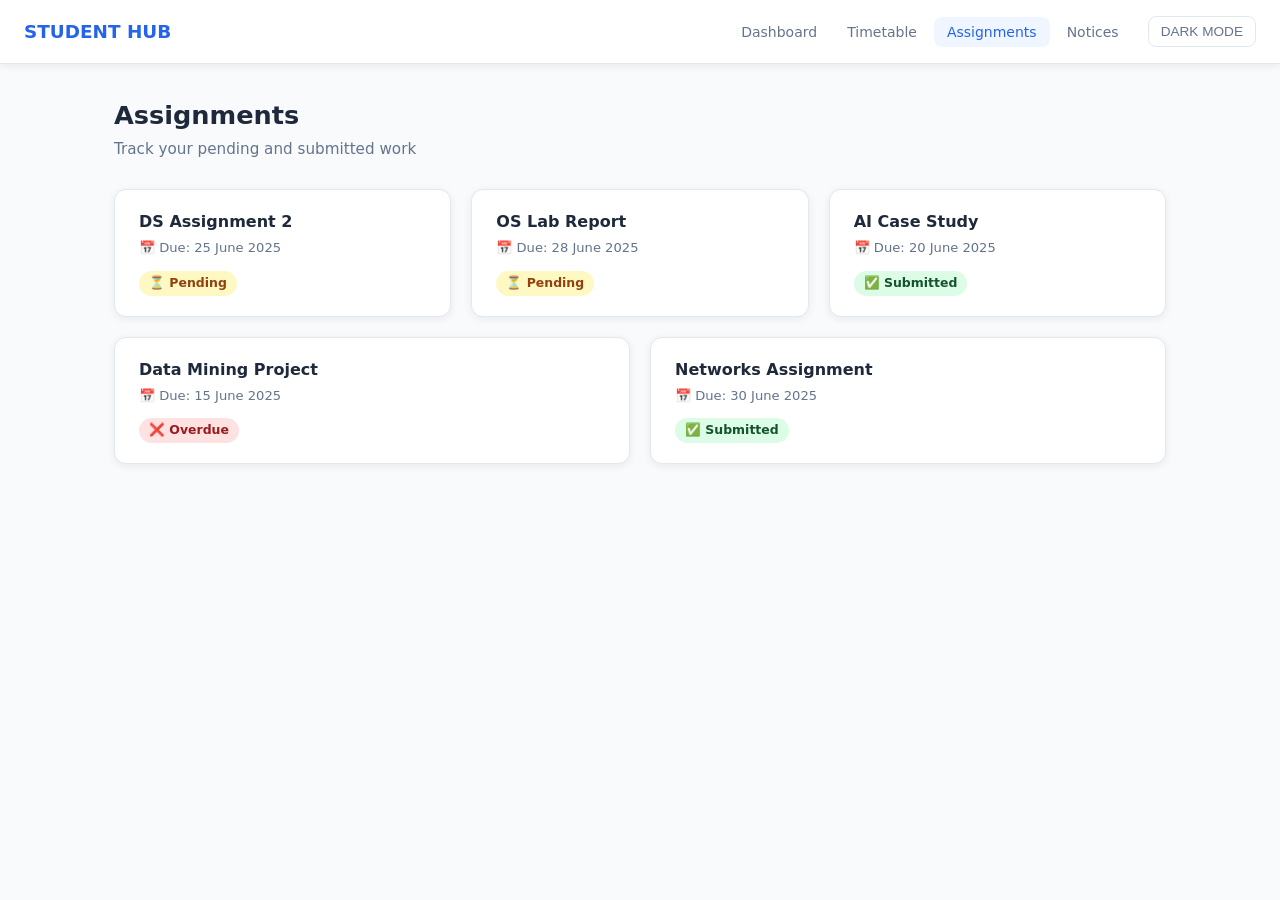
<file: assignments.html>
<!DOCTYPE html>
<html lang="en">
<head>
  <meta charset="UTF-8" />
  <meta name="viewport" content="width=device-width, initial-scale=1.0" />
  <title>Assignments – Student Portal</title>
  <link rel="stylesheet" href="styles.css" />
</head>
<body>
  <nav class="navbar">
        <span class="nav-brand">STUDENT HUB</span>
        <ul class="nav-link" id="navLinks">
            <li><a href="index.html">Dashboard</a></li>
            <li><a href="timetable.html">Timetable</a></li>
            <li><a href="assignments.html">Assignments</a></li>
            <li><a href="notices.html">Notices</a></li>
        </ul>
        <button class="dark-toggle" id="darkToggle" onclick="toggleDark()">DARK MODE</button>
        <button class="nav-toggle" id="navToggle" aria-label="Menu">
            <span></span><span></span>
        </button>
    </nav>

  <main class="page">
    <div class="page-header">
      <h1>Assignments</h1>
      <p>Track your pending and submitted work</p>
    </div>

    <div class="cards">

      <div class="card assignment-card">
        <h3>DS Assignment 2</h3>
        <p class="due">📅 Due: 25 June 2025</p>
        <span class="badge badge-pending">⏳ Pending</span>
      </div>

      <div class="card assignment-card">
        <h3>OS Lab Report</h3>
        <p class="due">📅 Due: 28 June 2025</p>
        <span class="badge badge-pending">⏳ Pending</span>
      </div>

      <div class="card assignment-card">
        <h3>AI Case Study</h3>
        <p class="due">📅 Due: 20 June 2025</p>
        <span class="badge badge-submitted">✅ Submitted</span>
      </div>

      <div class="card assignment-card">
        <h3>Data Mining Project</h3>
        <p class="due">📅 Due: 15 June 2025</p>
        <span class="badge badge-overdue">❌ Overdue</span>
      </div>

      <div class="card assignment-card">
        <h3>Networks Assignment</h3>
        <p class="due">📅 Due: 30 June 2025</p>
        <span class="badge badge-submitted">✅ Submitted</span>
      </div>

    </div>
  </main>

  <script src="script.js"></script>
</body>
</html>
</file>
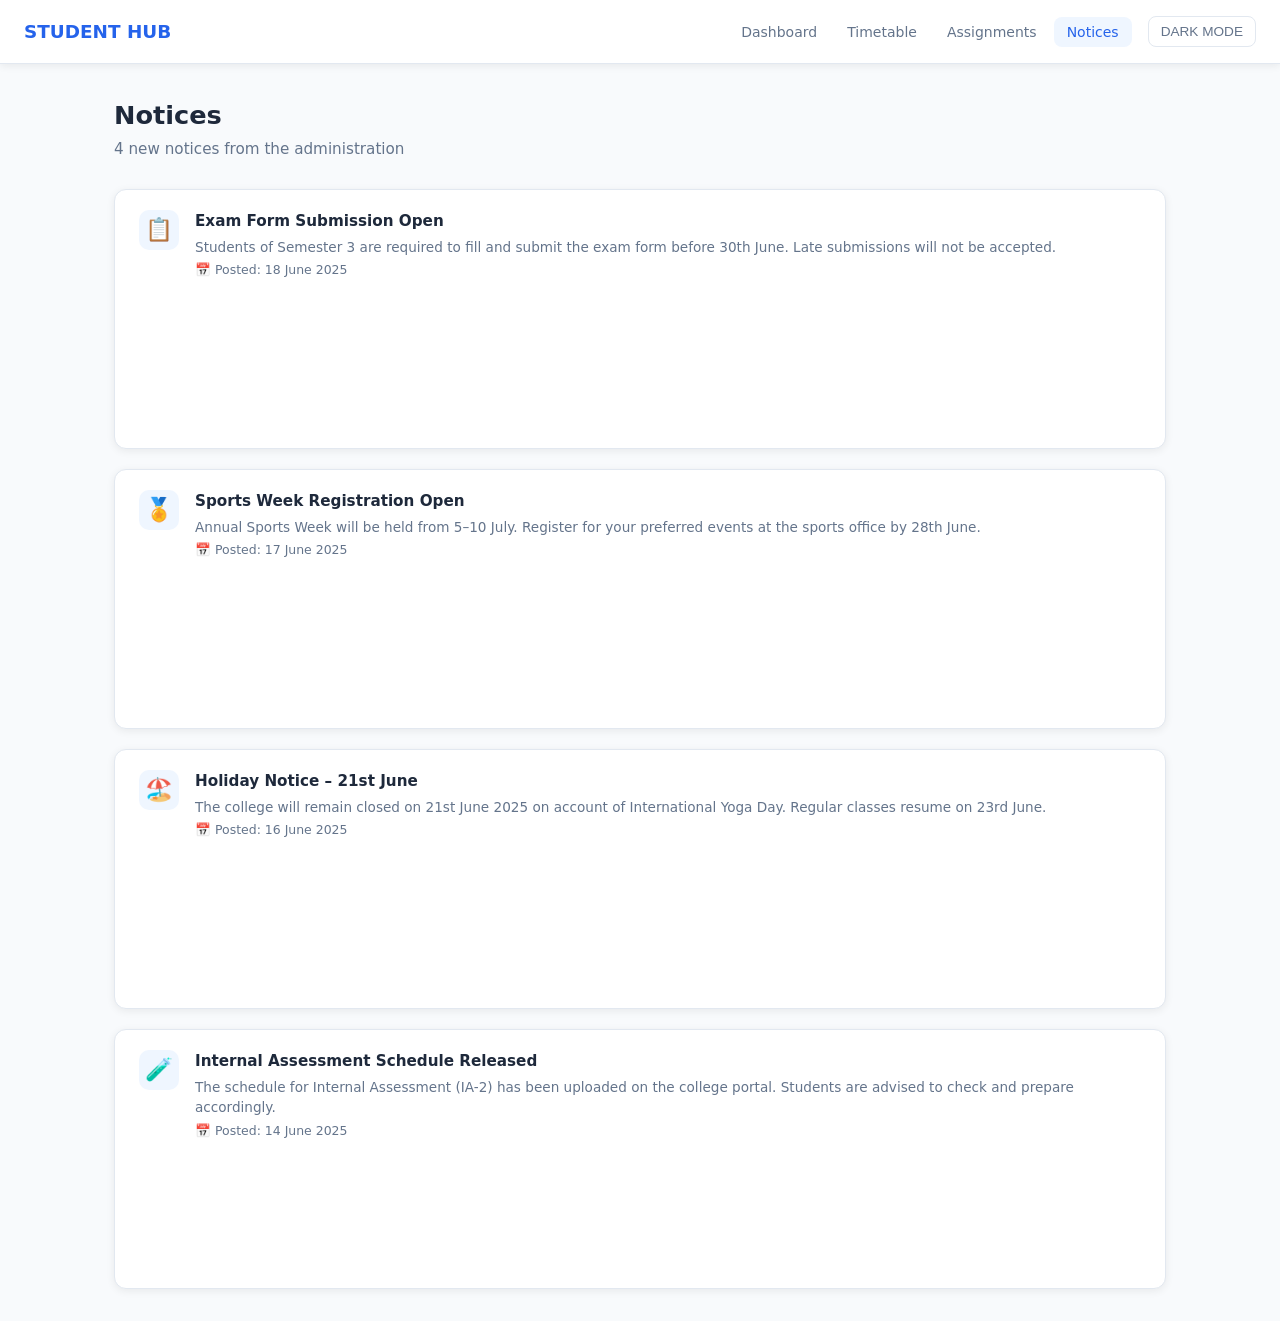
<file: notices.html>
<!DOCTYPE html>
<html lang="en">
<head>
  <meta charset="UTF-8" />
  <meta name="viewport" content="width=device-width, initial-scale=1.0" />
  <title>Notices – Student Portal</title>
  <link rel="stylesheet" href="styles.css" />
</head>
<body>

  <nav class="navbar">
        <span class="nav-brand">STUDENT HUB</span>
        <ul class="nav-link" id="navLinks">
            <li><a href="index.html">Dashboard</a></li>
            <li><a href="timetable.html">Timetable</a></li>
            <li><a href="assignments.html">Assignments</a></li>
            <li><a href="notices.html">Notices</a></li>
        </ul>
        <button class="dark-toggle" id="darkToggle" onclick="toggleDark()">DARK MODE</button>
        <button class="nav-toggle" id="navToggle" aria-label="Menu">
            <span></span><span></span>
        </button>
    </nav>

  <main class="page">
    <div class="page-header">
      <h1>Notices</h1>
      <p>4 new notices from the administration</p>
    </div>

    <div class="cards" style="flex-direction: column;">

      <div class="card notice-card">
        <div class="notice-icon">📋</div>
        <div class="notice-body">
          <h3>Exam Form Submission Open</h3>
          <p>Students of Semester 3 are required to fill and submit the exam form before 30th June. Late submissions will not be accepted.</p>
          <span class="date">📅 Posted: 18 June 2025</span>
        </div>
      </div>

      <div class="card notice-card">
        <div class="notice-icon">🏅</div>
        <div class="notice-body">
          <h3>Sports Week Registration Open</h3>
          <p>Annual Sports Week will be held from 5–10 July. Register for your preferred events at the sports office by 28th June.</p>
          <span class="date">📅 Posted: 17 June 2025</span>
        </div>
      </div>

      <div class="card notice-card">
        <div class="notice-icon">🏖️</div>
        <div class="notice-body">
          <h3>Holiday Notice – 21st June</h3>
          <p>The college will remain closed on 21st June 2025 on account of International Yoga Day. Regular classes resume on 23rd June.</p>
          <span class="date">📅 Posted: 16 June 2025</span>
        </div>
      </div>

      <div class="card notice-card">
        <div class="notice-icon">🧪</div>
        <div class="notice-body">
          <h3>Internal Assessment Schedule Released</h3>
          <p>The schedule for Internal Assessment (IA-2) has been uploaded on the college portal. Students are advised to check and prepare accordingly.</p>
          <span class="date">📅 Posted: 14 June 2025</span>
        </div>
      </div>

    </div>
  </main>

  <script src="script.js"></script>
</body>
</html>
</file>
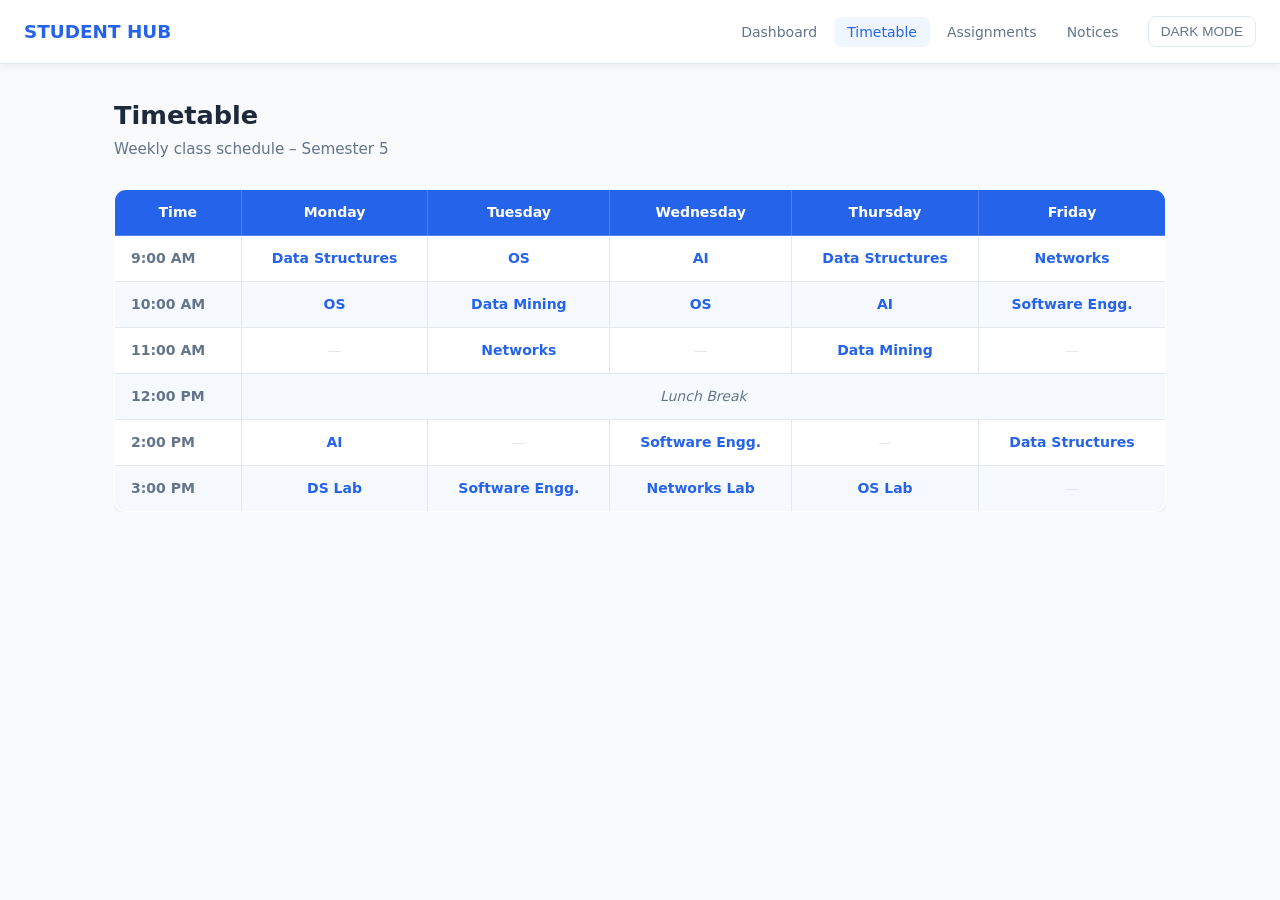
<file: timetable.html>
<!DOCTYPE html>
<html lang="en">
<head>
  <meta charset="UTF-8" />
  <meta name="viewport" content="width=device-width, initial-scale=1.0" />
  <title>Timetable – Student Portal</title>
  <link rel="stylesheet" href="styles.css" />
</head>
<body>

  <nav class="navbar">
        <span class="nav-brand">STUDENT HUB</span>
        <ul class="nav-link" id="navLinks">
            <li><a href="index.html">Dashboard</a></li>
            <li><a href="timetable.html">Timetable</a></li>
            <li><a href="assignments.html">Assignments</a></li>
            <li><a href="notices.html">Notices</a></li>
        </ul>
        <button class="dark-toggle" id="darkToggle" onclick="toggleDark()">DARK MODE</button>
        <button class="nav-toggle" id="navToggle" aria-label="Menu">
            <span></span><span></span>
        </button>
    </nav>

  <main class="page">
    <div class="page-header">
      <h1>Timetable</h1>
      <p>Weekly class schedule – Semester 5</p>
    </div>

    <div class="timetable-wrapper">
      <table>
        <thead>
          <tr>
            <th>Time</th>
            <th>Monday</th>
            <th>Tuesday</th>
            <th>Wednesday</th>
            <th>Thursday</th>
            <th>Friday</th>
          </tr>
        </thead>
        <tbody>
          <tr>
            <td>9:00 AM</td>
            <td class="cell-subject">Data Structures</td>
            <td class="cell-subject">OS</td>
            <td class="cell-subject">AI</td>
            <td class="cell-subject">Data Structures</td>
            <td class="cell-subject">Networks</td>
          </tr>
          <tr>
            <td>10:00 AM</td>
            <td class="cell-subject">OS</td>
            <td class="cell-subject">Data Mining</td>
            <td class="cell-subject">OS</td>
            <td class="cell-subject">AI</td>
            <td class="cell-subject">Software Engg.</td>
          </tr>
          <tr>
            <td>11:00 AM</td>
            <td class="cell-empty">—</td>
            <td class="cell-subject">Networks</td>
            <td class="cell-empty">—</td>
            <td class="cell-subject">Data Mining</td>
            <td class="cell-empty">—</td>
          </tr>
          <tr>
            <td>12:00 PM</td>
            <td colspan="5" style="text-align:center; color: var(--text-muted); font-style: italic;">Lunch Break</td>
          </tr>
          <tr>
            <td>2:00 PM</td>
            <td class="cell-subject">AI</td>
            <td class="cell-empty">—</td>
            <td class="cell-subject">Software Engg.</td>
            <td class="cell-empty">—</td>
            <td class="cell-subject">Data Structures</td>
          </tr>
          <tr>
            <td>3:00 PM</td>
            <td class="cell-subject">DS Lab</td>
            <td class="cell-subject">Software Engg.</td>
            <td class="cell-subject">Networks Lab</td>
            <td class="cell-subject">OS Lab</td>
            <td class="cell-empty">—</td>
          </tr>
        </tbody>
      </table>
    </div>
  </main>

  <script src="script.js"></script>
</body>
</html>
</file>
<file: styles.css>
/* CSS Variables */
:root {
  --primary:      #2563EB;
  --primary-dark: #1D4ED8;
  --bg:           #F8FAFC;
  --card:         #FFFFFF;
  --text:         #1E293B;
  --text-muted:   #64748B;
  --border:       #E2E8F0;
  --success:      #16A34A;
  --warning:      #D97706;
  --danger:       #DC2626;
  --radius:       12px;
  --shadow:       0 2px 8px rgba(0,0,0,0.07);
  --nav-height:   64px;
  --transition:   0.25s ease;
}

/* Dark Mode */
body.dark {
  --bg:         #0F172A;
  --card:       #1E293B;
  --text:       #F1F5F9;
  --text-muted: #94A3B8;
  --border:     #334155;
  --shadow:     0 2px 8px rgba(0,0,0,0.3);
}

/* Reset & Base */
*, *::before, *::after { box-sizing: border-box; margin: 0; padding: 0; }

body {
  font-family: 'Segoe UI', system-ui, -apple-system, sans-serif;
  background: var(--bg);
  color: var(--text);
  transition: background var(--transition), color var(--transition);
  min-height: 100vh;
  overflow-x: hidden;
  line-height: 1.5;
}

a { text-decoration: none; color: inherit; }
ul { list-style: none; }
img { max-width: 100%; display: block; }

/* Navbar */
.navbar {
  position: sticky;
  top: 0;
  z-index: 100;
  background: var(--card);
  border-bottom: 1px solid var(--border);
  box-shadow: var(--shadow);
  height: var(--nav-height);
  display: flex;
  align-items: center;
  padding: 0 24px;
  gap: 16px;
  transition: background var(--transition), border-color var(--transition);
  flex-wrap: wrap;
}

.nav-brand {
  font-size: 1.15rem;
  font-weight: 700;
  color: var(--primary);
  flex-shrink: 0;
  margin-right: auto;
}

.nav-link, .nav-links {
  display: flex;
  gap: 4px;
  align-items: center;
  margin-left: auto;
}

.nav-link a, .nav-links a {
  padding: 7px 13px;
  border-radius: 8px;
  font-size: 0.875rem;
  font-weight: 500;
  color: var(--text-muted);
  transition: background var(--transition), color var(--transition);
}

.nav-link a:hover,
.nav-link a.active,
.nav-links a:hover,
.nav-links a.active {
  background: #EFF6FF;
  color: var(--primary);
}

body.dark .nav-link a:hover,
body.dark .nav-link a.active,
body.dark .nav-links a:hover,
body.dark .nav-links a.active {
  background: #1E3A5F;
  color: #60A5FA;
}

/* Hamburger (mobile) */
.nav-toggle {
  display: none;
  background: none;
  border: none;
  cursor: pointer;
  padding: 6px;
  flex-direction: column;
  gap: 5px;
}
.nav-toggle span {
  display: block;
  width: 22px;
  height: 2px;
  background: var(--text);
  border-radius: 2px;
  transition: background var(--transition);
}

/* Dark Mode Button */
.dark-toggle {
  background: none;
  border: 1px solid var(--border);
  border-radius: 8px;
  padding: 7px 12px;
  cursor: pointer;
  font-size: 0.85rem;
  color: var(--text-muted);
  transition: all var(--transition);
  white-space: nowrap;
  flex-shrink: 0;
}
.dark-toggle:hover { border-color: var(--primary); color: var(--primary); }

/* Page Layout */
.page { padding: 32px 24px; max-width: 1100px; margin: 0 auto; }

.page-header { margin-bottom: 28px; }
.page-header h1 { font-size: 1.6rem; font-weight: 700; }
.page-header p  { color: var(--text-muted); margin-top: 4px; font-size: 0.95rem; }

/* Cards Grid */
.cards {
  display: flex;
  flex-wrap: wrap;
  gap: 20px;
  align-items: stretch;
}

.cards > .card {
  flex: 1 1 260px;
}

.card {
  background: var(--card);
  border: 1px solid var(--border);
  border-radius: var(--radius);
  padding: 20px 24px;
  box-shadow: var(--shadow);
  transition: background var(--transition), border-color var(--transition), box-shadow var(--transition);
}

.card:hover { box-shadow: 0 4px 18px rgba(0,0,0,0.1); }

/* Stat Cards (Dashboard) */
.stat-cards { display: flex; flex-wrap: wrap; gap: 20px; margin-bottom: 28px; }
.stat-card {
  flex: 1 1 180px;
  background: var(--card);
  border: 1px solid var(--border);
  border-radius: var(--radius);
  padding: 20px;
  box-shadow: var(--shadow);
  display: flex;
  flex-direction: column;
  gap: 8px;
  transition: background var(--transition), border-color var(--transition);
}
.stat-card .icon { font-size: 1.6rem; }
.stat-card .label { font-size: 0.8rem; color: var(--text-muted); font-weight: 600; text-transform: uppercase; letter-spacing: 0.05em; }
.stat-card .value { font-size: 1.5rem; font-weight: 700; }
.stat-card .sub   { font-size: 0.8rem; color: var(--text-muted); }

/* Welcome Banner */
.welcome-banner {
  background: linear-gradient(135deg, var(--primary) 0%, #1D4ED8 100%);
  color: #fff;
  border-radius: var(--radius);
  padding: 28px 32px;
  margin-bottom: 28px;
}
.welcome-banner h2 { font-size: 1.5rem; font-weight: 700; }
.welcome-banner p  { opacity: 0.85; margin-top: 4px; font-size: 0.95rem; }
.welcome-banner .meta { margin-top: 14px; display: flex; gap: 20px; flex-wrap: wrap; }
.welcome-banner .meta span { font-size: 0.85rem; opacity: 0.9; background: rgba(255,255,255,0.15); padding: 4px 12px; border-radius: 20px; }

/* Today's classes */
.classes-card { flex: 1 1 300px; }
.class-item {
  display: flex;
  align-items: center;
  gap: 12px;
  padding: 10px 0;
  border-bottom: 1px solid var(--border);
}
.class-item:last-child { border-bottom: none; }
.class-time { font-size: 0.8rem; color: var(--text-muted); width: 70px; flex-shrink: 0; }
.class-name { font-weight: 600; font-size: 0.9rem; }
.class-dot  { width: 8px; height: 8px; border-radius: 50%; background: var(--primary); flex-shrink: 0; }

/* =====================
   Assignments Page
   ===================== */
.assignment-card { flex: 1 1 280px; }
.assignment-card h3 { font-size: 1rem; font-weight: 700; margin-bottom: 4px; }
.assignment-card .due { font-size: 0.82rem; color: var(--text-muted); margin-bottom: 12px; }

.badge {
  display: inline-block;
  padding: 3px 10px;
  border-radius: 20px;
  font-size: 0.78rem;
  font-weight: 600;
}
.badge-pending   { background: #FEF9C3; color: #92400E; }
.badge-submitted { background: #DCFCE7; color: #14532D; }
.badge-overdue   { background: #FEE2E2; color: #991B1B; }

body.dark .badge-pending   { background: #422006; color: #FDE68A; }
body.dark .badge-submitted { background: #052E16; color: #86EFAC; }
body.dark .badge-overdue   { background: #450A0A; color: #FCA5A5; }

/* =====================
   Notices Page
   ===================== */
.notice-card {
  width: 100%;
  display: flex;
  gap: 16px;
  align-items: flex-start;
}
.notice-icon {
  font-size: 1.4rem;
  flex-shrink: 0;
  width: 40px;
  height: 40px;
  border-radius: 10px;
  background: #EFF6FF;
  display: flex;
  align-items: center;
  justify-content: center;
}
body.dark .notice-icon { background: #1E3A5F; }
.notice-body h3  { font-size: 0.95rem; font-weight: 700; margin-bottom: 4px; }
.notice-body p   { font-size: 0.85rem; color: var(--text-muted); line-height: 1.5; }
.notice-body .date { font-size: 0.78rem; color: var(--text-muted); margin-top: 6px; }

/* =====================
   Timetable Page
   ===================== */
.timetable-wrapper { overflow-x: auto; }
table {
  width: 100%;
  border-collapse: collapse;
  background: var(--card);
  border-radius: var(--radius);
  overflow: hidden;
  box-shadow: var(--shadow);
  font-size: 0.875rem;
  border: 1px solid var(--border);
}
thead { background: var(--primary); color: #fff; }
th, td { padding: 12px 16px; text-align: center; border: 1px solid var(--border); }
th { font-weight: 600; border-color: rgba(255,255,255,0.2); }
td:first-child { font-weight: 600; color: var(--text-muted); text-align: left; }
tbody tr:nth-child(even) { background: rgba(37,99,235,0.04); }
tbody tr:hover { background: #EFF6FF; }
body.dark tbody tr:hover { background: #1E3A5F; }
.cell-subject { font-weight: 600; color: var(--primary); }
.cell-empty   { color: var(--border); }

/* =====================
   Responsive
   ===================== */
@media (max-width: 768px) {
  .navbar {
    padding: 12px 16px;
    gap: 10px;
  }

  .nav-brand {
    font-size: 1rem;
  }

  .dark-toggle {
    padding: 7px 10px;
    font-size: 0.8rem;
  }

  .nav-link, .nav-links {
    display: none;
    flex-direction: column;
    position: absolute;
    top: 100%;
    left: 0; right: 0;
    background: var(--card);
    border-bottom: 1px solid var(--border);
    padding: 12px 16px;
    gap: 4px;
    box-shadow: var(--shadow);
    margin-left: 0;
  }
  .nav-link.open, .nav-links.open { display: flex; }
  .nav-link a, .nav-links a { padding: 10px 14px; }
  .nav-toggle {
    display: flex;
    margin-left: auto;
  }

  .cards, .stat-cards { flex-direction: column; }
  .page { padding: 20px 16px; }
  .page-header { margin-bottom: 20px; }
  .page-header h1 { font-size: 1.35rem; }
  .welcome-banner { padding: 20px; }
  .welcome-banner h2 { font-size: 1.2rem; }
  .welcome-banner .meta { gap: 10px; }
  .welcome-banner .meta span { width: 100%; border-radius: 14px; }
  .card { padding: 18px 16px; }
  .class-item {
    align-items: flex-start;
  }
  .class-time {
    width: 68px;
  }
  .notice-card {
    flex-direction: column;
  }
  .notice-icon {
    width: 36px;
    height: 36px;
  }
  table { font-size: 0.8rem; }
}

@media (min-width: 769px) and (max-width: 1024px) {
  .stat-card  { flex: 1 1 150px; }
  .assignment-card { flex: 1 1 220px; }
}

@media (max-width: 420px) {
  .navbar {
    padding: 10px 12px;
  }

  .dark-toggle {
    padding: 7px 8px;
    font-size: 0.75rem;
  }

  .nav-link a, .nav-links a {
    width: 100%;
  }

  .page {
    padding: 16px 12px;
  }

  .welcome-banner,
  .card {
    border-radius: 10px;
  }

  .stat-card .value {
    font-size: 1.35rem;
  }

  .class-item {
    gap: 10px;
  }

  .class-name {
    word-break: break-word;
  }
}
</file>
